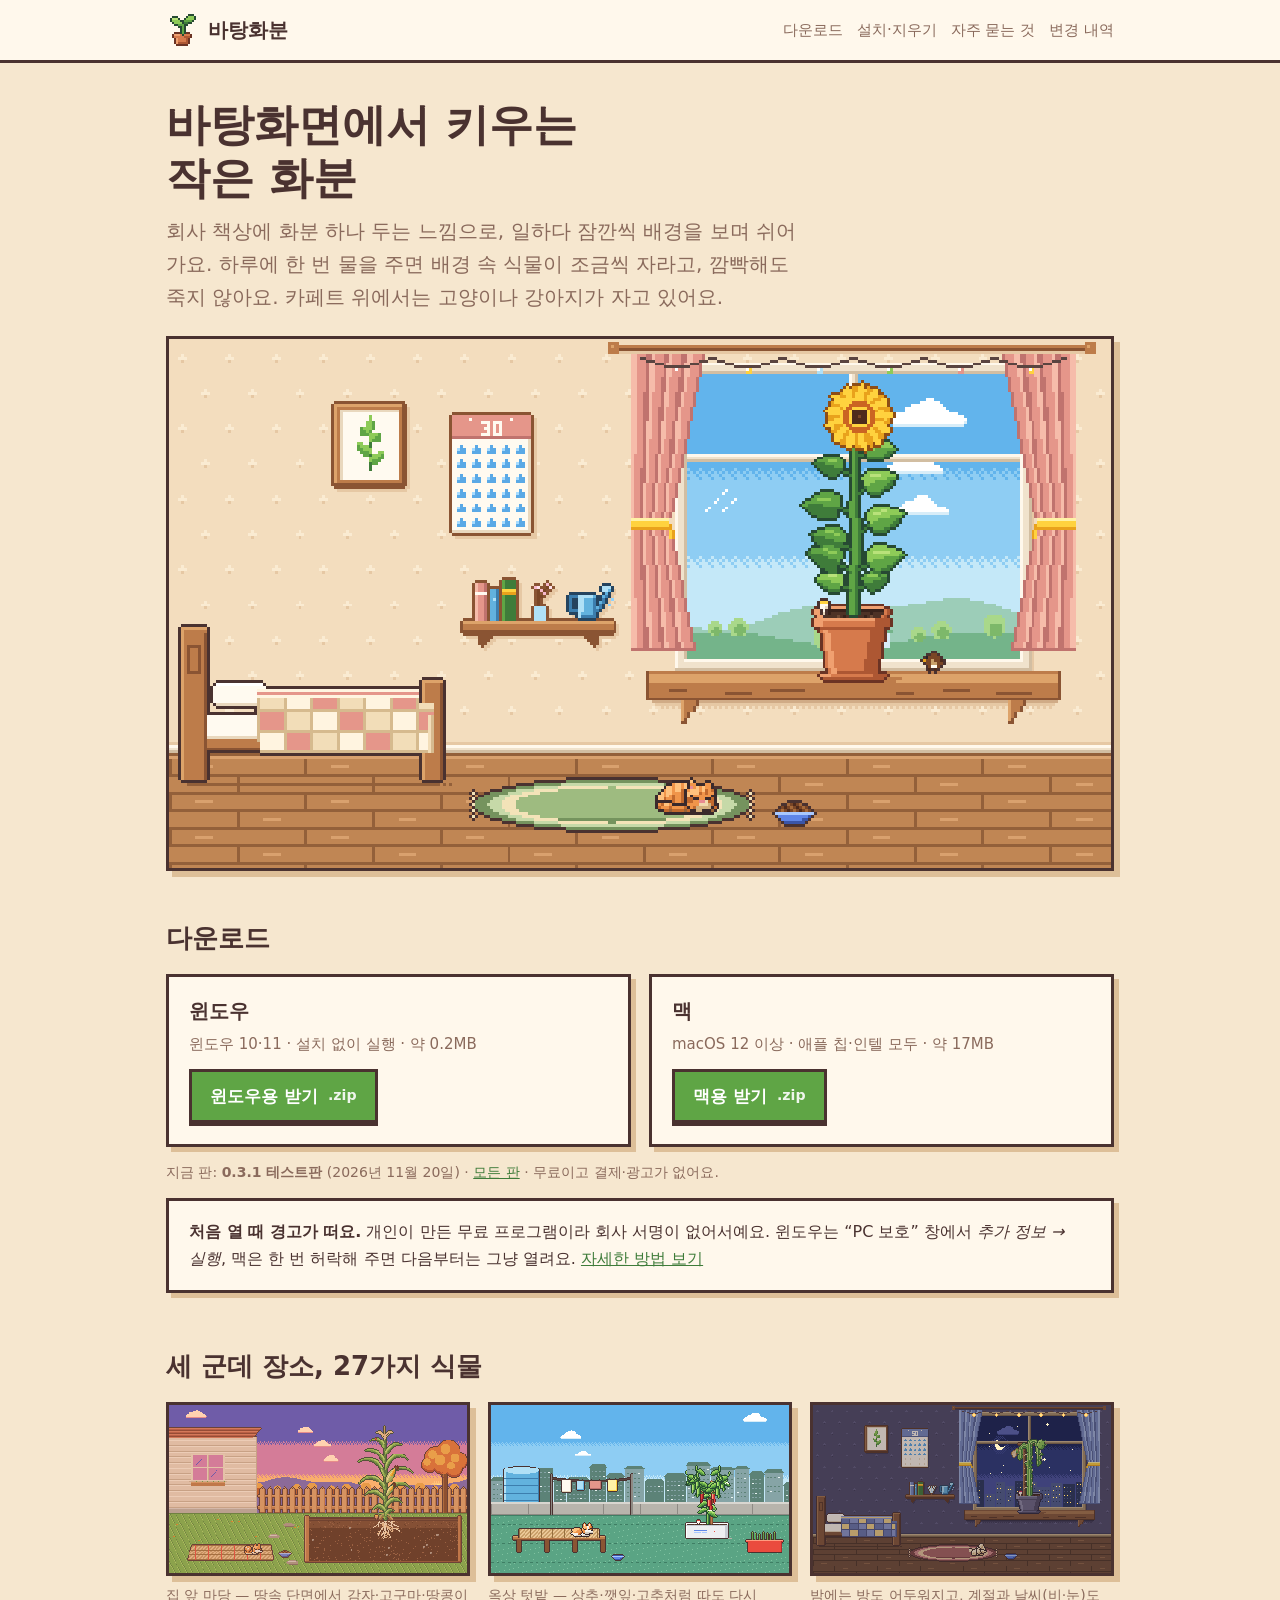
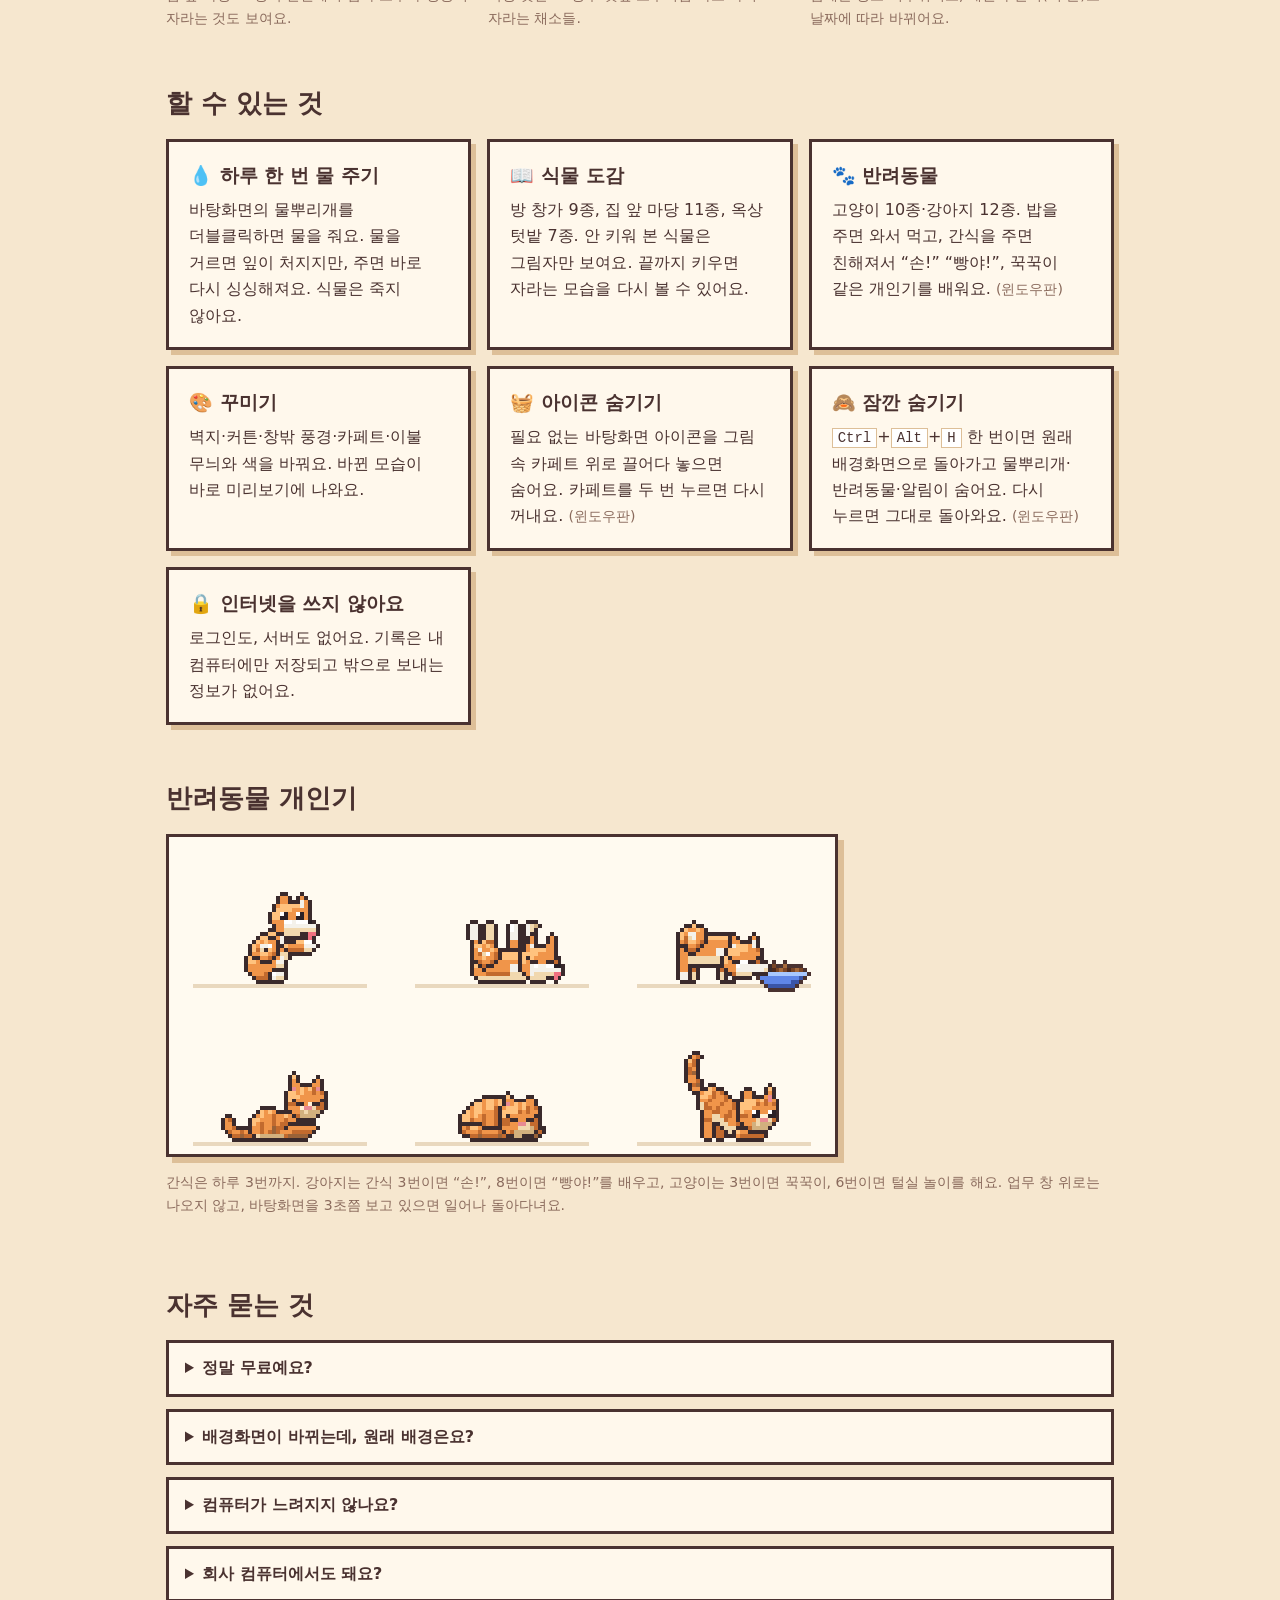
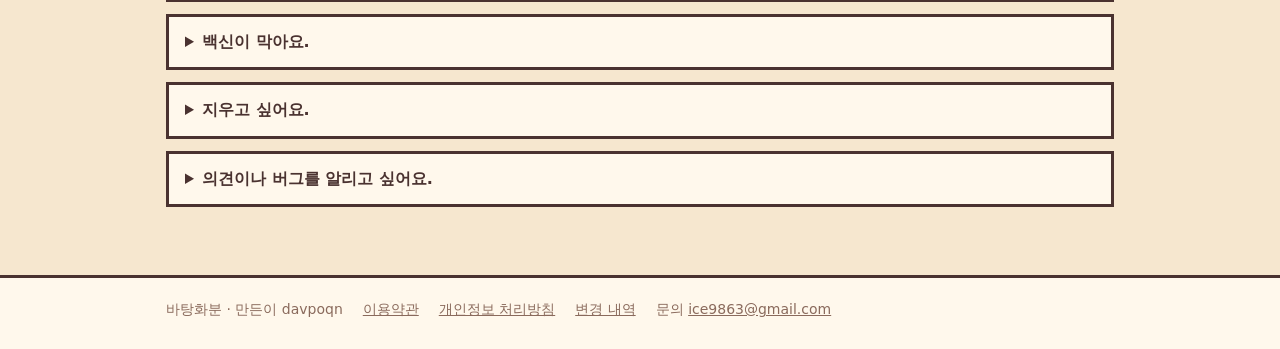
<file: index.html>
<!doctype html>
<html lang="ko">
<head>
<meta charset="utf-8">
<meta name="viewport" content="width=device-width, initial-scale=1">
<title>바탕화분 — 바탕화면에서 키우는 작은 화분</title>
<meta name="description" content="하루 한 번 물을 주면 바탕화면 배경 속 식물이 자라요. 반려동물도 같이 살아요. 윈도우·맥, 무료, 인터넷을 쓰지 않아요.">
<meta property="og:title" content="바탕화분">
<meta property="og:description" content="바탕화면에서 키우는 작은 화분. 무료, 윈도우·맥.">
<meta property="og:image" content="https://davpoqn.github.io/hwabun/img/scene-room.png">
<link rel="icon" type="image/png" href="img/sprout.png">
<link rel="stylesheet" href="style.css">
<script src="mail.js" defer></script>
</head>
<body>
<header class="top">
  <div class="wrap">
    <a class="brand" href="./"><img class="pixel" src="img/sprout.png" alt="" width="32" height="32">바탕화분</a>
    <nav class="links" aria-label="페이지">
      <a href="#download">다운로드</a>
      <a href="install.html">설치·지우기</a>
      <a href="#faq">자주 묻는 것</a>
      <a href="changelog.html">변경 내역</a>
    </nav>
  </div>
</header>

<main>
  <div class="wrap">
    <section class="hero">
      <h1>바탕화면에서 키우는<br>작은 화분</h1>
      <p class="lead">회사 책상에 화분 하나 두는 느낌으로, 일하다 잠깐씩 배경을 보며 쉬어 가요.
        하루에 한 번 물을 주면 배경 속 식물이 조금씩 자라고, 깜빡해도 죽지 않아요.
        카페트 위에서는 고양이나 강아지가 자고 있어요.</p>
      <img class="shot pixel" src="img/scene-room.png" width="960" height="540"
        alt="방 창가 장면: 창턱 화분에 해바라기가 피어 있고, 카페트 위에서 치즈 고양이가 자고 있다. 옆에 밥그릇이 있다.">
    </section>

    <section id="download">
      <h2>다운로드</h2>
      <div class="downloads">
        <div class="box dl">
          <h3>윈도우</h3>
          <p>윈도우 10·11 · 설치 없이 실행 · 약 0.2MB</p>
          <a class="btn" href="https://github.com/davpoqn/hwabun/releases/latest/download/Hwabun-windows.zip">윈도우용 받기 <small>.zip</small></a>
        </div>
        <div class="box dl">
          <h3>맥</h3>
          <p>macOS 12 이상 · 애플 칩·인텔 모두 · 약 17MB</p>
          <a class="btn" href="https://github.com/davpoqn/hwabun/releases/latest/download/Hwabun-mac.zip">맥용 받기 <small>.zip</small></a>
        </div>
      </div>
      <p class="note">지금 판: <strong>0.3.1 테스트판</strong> (2026년 11월 20일) ·
        <a href="https://github.com/davpoqn/hwabun/releases">모든 판</a> ·
        무료이고 결제·광고가 없어요.</p>
      <div class="box">
        <strong>처음 열 때 경고가 떠요.</strong> 개인이 만든 무료 프로그램이라 회사 서명이 없어서예요.
        윈도우는 “PC 보호” 창에서 <em>추가 정보 → 실행</em>, 맥은 한 번 허락해 주면 다음부터는 그냥 열려요.
        <a href="install.html">자세한 방법 보기</a>
      </div>
    </section>

    <section>
      <h2>세 군데 장소, 27가지 식물</h2>
      <div class="gallery">
        <figure>
          <img class="shot pixel" src="img/scene-yard.png" width="960" height="540" loading="lazy"
            alt="집 앞 마당 장면: 저녁 하늘 아래 울타리 앞 텃밭에 옥수수가 자라고, 돗자리 옆에 시바견이 있다.">
          <figcaption>집 앞 마당 — 땅속 단면에서 감자·고구마·땅콩이 자라는 것도 보여요.</figcaption>
        </figure>
        <figure>
          <img class="shot pixel" src="img/scene-roof.png" width="960" height="540" loading="lazy"
            alt="옥상 텃밭 장면: 상자 텃밭에 고추가 열리고, 빨래가 널려 있다. 웰시 코기가 자고 있다.">
          <figcaption>옥상 텃밭 — 상추·깻잎·고추처럼 따도 다시 자라는 채소들.</figcaption>
        </figure>
        <figure>
          <img class="shot pixel" src="img/scene-night.png" width="960" height="540" loading="lazy"
            alt="밤의 방 장면: 짙은 색으로 꾸민 방 창밖에 도시 야경이 보이고, 화분의 용과가 꽃을 피웠다. 카페트 위에 푸들이 자고 있다.">
          <figcaption>밤에는 방도 어두워지고, 계절과 날씨(비·눈)도 날짜에 따라 바뀌어요.</figcaption>
        </figure>
      </div>
    </section>

    <section>
      <h2>할 수 있는 것</h2>
      <div class="features">
        <div class="box"><h3>💧 하루 한 번 물 주기</h3>
          <p>바탕화면의 물뿌리개를 더블클릭하면 물을 줘요. 물을 거르면 잎이 처지지만, 주면 바로 다시 싱싱해져요. 식물은 죽지 않아요.</p></div>
        <div class="box"><h3>📖 식물 도감</h3>
          <p>방 창가 9종, 집 앞 마당 11종, 옥상 텃밭 7종. 안 키워 본 식물은 그림자만 보여요. 끝까지 키우면 자라는 모습을 다시 볼 수 있어요.</p></div>
        <div class="box"><h3>🐾 반려동물</h3>
          <p>고양이 10종·강아지 12종. 밥을 주면 와서 먹고, 간식을 주면 친해져서 “손!” “빵야!”, 꾹꾹이 같은 개인기를 배워요. <span class="note">(윈도우판)</span></p></div>
        <div class="box"><h3>🎨 꾸미기</h3>
          <p>벽지·커튼·창밖 풍경·카페트·이불 무늬와 색을 바꿔요. 바뀐 모습이 바로 미리보기에 나와요.</p></div>
        <div class="box"><h3>🧺 아이콘 숨기기</h3>
          <p>필요 없는 바탕화면 아이콘을 그림 속 카페트 위로 끌어다 놓으면 숨어요. 카페트를 두 번 누르면 다시 꺼내요. <span class="note">(윈도우판)</span></p></div>
        <div class="box"><h3>🙈 잠깐 숨기기</h3>
          <p><kbd>Ctrl</kbd>+<kbd>Alt</kbd>+<kbd>H</kbd> 한 번이면 원래 배경화면으로 돌아가고 물뿌리개·반려동물·알림이 숨어요. 다시 누르면 그대로 돌아와요. <span class="note">(윈도우판)</span></p></div>
        <div class="box"><h3>🔒 인터넷을 쓰지 않아요</h3>
          <p>로그인도, 서버도 없어요. 기록은 내 컴퓨터에만 저장되고 밖으로 보내는 정보가 없어요.</p></div>
      </div>
    </section>

    <section>
      <h2>반려동물 개인기</h2>
      <img class="shot pixel" src="img/pets.png" width="672" height="320" loading="lazy" style="max-width:672px"
        alt="반려동물 자세 모음: 시바견이 앞발을 내밀고(손), 벌러덩 누워 있고(빵야), 밥그릇에서 밥을 먹는다. 치즈 고양이가 꾹꾹이를 하고, 동그랗게 자고, 기지개를 켠다.">
      <p class="note">간식은 하루 3번까지. 강아지는 간식 3번이면 “손!”, 8번이면 “빵야!”를 배우고, 고양이는 3번이면 꾹꾹이, 6번이면 털실 놀이를 해요.
        업무 창 위로는 나오지 않고, 바탕화면을 3초쯤 보고 있으면 일어나 돌아다녀요.</p>
    </section>

    <section id="faq">
      <h2>자주 묻는 것</h2>
      <details><summary>정말 무료예요?</summary>
        <p>네. 결제도 광고도 없어요. 개인이 취미로 만든 테스트판이에요.</p></details>
      <details><summary>배경화면이 바뀌는데, 원래 배경은요?</summary>
        <p>처음 바꿀 때 원래 배경을 저장해 둬요. 메뉴의 “원래 배경화면으로 되돌리기”나 “완전히 지우기”를 누르면 그대로 돌아가요.
          그사이 직접 다른 배경으로 바꿨다면 그 선택은 덮어쓰지 않아요.</p></details>
      <details><summary>컴퓨터가 느려지지 않나요?</summary>
        <p>평소에는 그림을 다시 그릴 때만 잠깐 일하고 쉬어요(윈도우에서 CPU 0~0.2%, 메모리 약 80MB로 확인).</p></details>
      <details><summary>회사 컴퓨터에서도 돼요?</summary>
        <p>배경이 눈치 보일 땐 <kbd>Ctrl</kbd>+<kbd>Alt</kbd>+<kbd>H</kbd>로 잠깐 원래 배경화면으로 돌려 둘 수 있어요(윈도우판, 단축키는 바꿀 수 있어요).
          배경화면 바꾸기가 막힌 PC에서는 배경 대신 화분만 보이는 작은 창으로 키울 수 있어요. 회사 규칙상 개인 프로그램 설치가 안 된다면 쓰지 말아 주세요.</p></details>
      <details><summary>백신이 막아요.</summary>
        <p>서명이 없는 새 프로그램이라 잘못 잡힐 수 있어요. 받은 파일이 이 페이지의 GitHub 주소에서 온 것인지 확인해 주세요.
          백신의 실시간 보호를 끄라고 안내하지는 않아요. 걱정되면 쓰지 않는 쪽이 안전해요.</p></details>
      <details><summary>지우고 싶어요.</summary>
        <p>메뉴의 “완전히 지우기”를 먼저 누른 다음 프로그램 파일을 지워 주세요. <a href="install.html#remove">지우는 법</a></p></details>
      <details><summary>의견이나 버그를 알리고 싶어요.</summary>
        <p>메일로 보내 주세요: <a href="privacy.html#contact" data-mail="show">ice9863 (골뱅이) gmail.com</a>
          의견, 바라는 점, 고쳐야 할 점, 버그 모두 좋아요. 버그라면 어떤 일이 있었는지 한두 줄과 화면 캡처,
          있으면 <code>error.log</code>(<a href="install.html#data">기록 폴더</a>에 있어요)를 같이 보내 주시면 고치기 쉬워요.</p></details>
    </section>
  </div>
</main>

<footer class="bottom">
  <div class="wrap">
    <span>바탕화분 · 만든이 davpoqn</span>
    <a href="terms.html">이용약관</a>
    <a href="privacy.html">개인정보 처리방침</a>
    <a href="changelog.html">변경 내역</a>
    <span>문의 <a href="privacy.html#contact" data-mail="show">ice9863 (골뱅이) gmail.com</a></span>
  </div>
</footer>
</body>
</html>
</file>
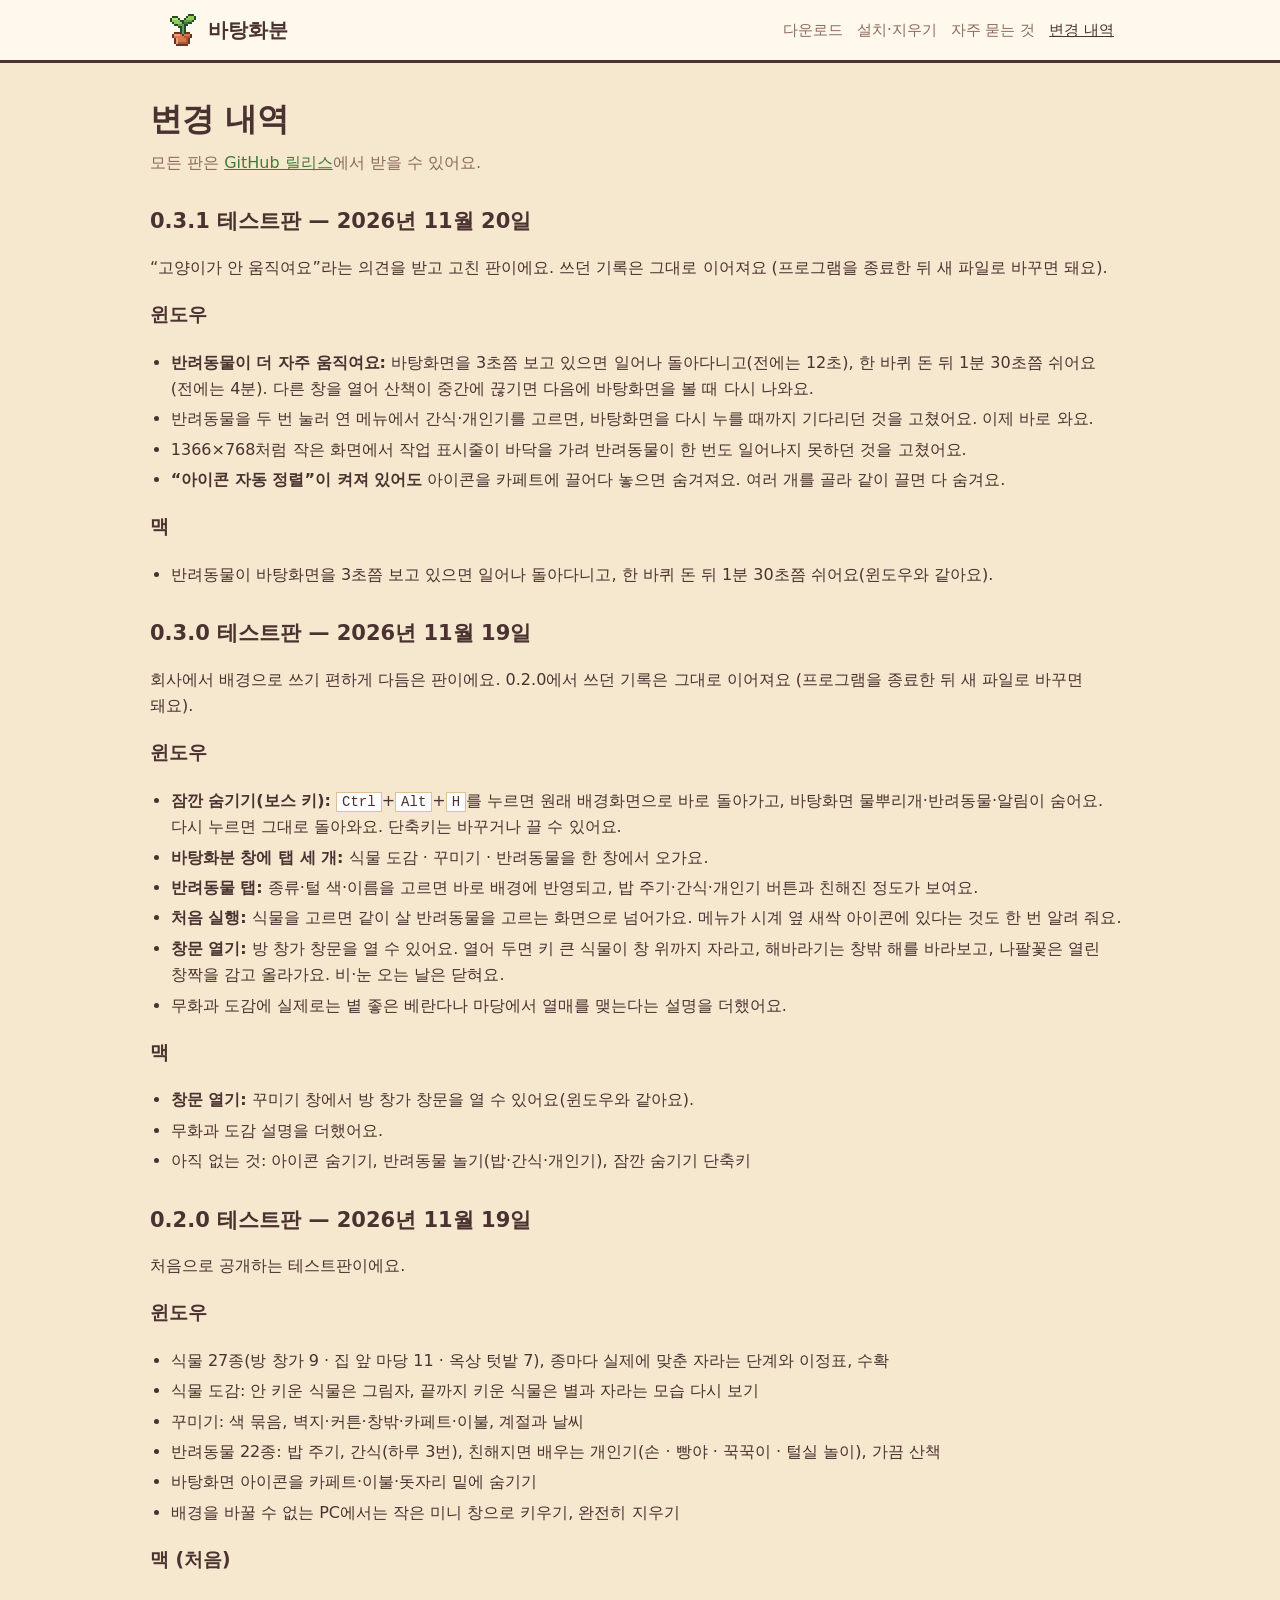
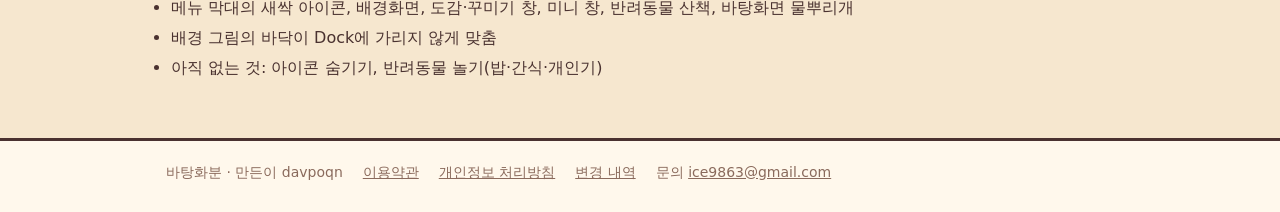
<file: changelog.html>
<!doctype html>
<html lang="ko">
<head>
<meta charset="utf-8">
<meta name="viewport" content="width=device-width, initial-scale=1">
<title>변경 내역 — 바탕화분</title>
<link rel="icon" type="image/png" href="img/sprout.png">
<link rel="stylesheet" href="style.css">
<script src="mail.js" defer></script>
</head>
<body>
<header class="top">
  <div class="wrap">
    <a class="brand" href="./"><img class="pixel" src="img/sprout.png" alt="" width="32" height="32">바탕화분</a>
    <nav class="links" aria-label="페이지">
      <a href="./#download">다운로드</a>
      <a href="install.html">설치·지우기</a>
      <a href="./#faq">자주 묻는 것</a>
      <a href="changelog.html" aria-current="page">변경 내역</a>
    </nav>
  </div>
</header>

<main class="wrap doc">
  <h1>변경 내역</h1>
  <p class="meta">모든 판은 <a href="https://github.com/davpoqn/hwabun/releases">GitHub 릴리스</a>에서 받을 수 있어요.</p>

  <h2>0.3.1 테스트판 — 2026년 11월 20일</h2>
  <p>“고양이가 안 움직여요”라는 의견을 받고 고친 판이에요. 쓰던 기록은 그대로 이어져요
    (프로그램을 종료한 뒤 새 파일로 바꾸면 돼요).</p>
  <h3>윈도우</h3>
  <ul>
    <li><strong>반려동물이 더 자주 움직여요:</strong> 바탕화면을 3초쯤 보고 있으면 일어나 돌아다니고(전에는 12초), 한 바퀴 돈 뒤 1분 30초쯤 쉬어요(전에는 4분).
      다른 창을 열어 산책이 중간에 끊기면 다음에 바탕화면을 볼 때 다시 나와요.</li>
    <li>반려동물을 두 번 눌러 연 메뉴에서 간식·개인기를 고르면, 바탕화면을 다시 누를 때까지 기다리던 것을 고쳤어요. 이제 바로 와요.</li>
    <li>1366×768처럼 작은 화면에서 작업 표시줄이 바닥을 가려 반려동물이 한 번도 일어나지 못하던 것을 고쳤어요.</li>
    <li><strong>“아이콘 자동 정렬”이 켜져 있어도</strong> 아이콘을 카페트에 끌어다 놓으면 숨겨져요. 여러 개를 골라 같이 끌면 다 숨겨요.</li>
  </ul>
  <h3>맥</h3>
  <ul>
    <li>반려동물이 바탕화면을 3초쯤 보고 있으면 일어나 돌아다니고, 한 바퀴 돈 뒤 1분 30초쯤 쉬어요(윈도우와 같아요).</li>
  </ul>

  <h2>0.3.0 테스트판 — 2026년 11월 19일</h2>
  <p>회사에서 배경으로 쓰기 편하게 다듬은 판이에요. 0.2.0에서 쓰던 기록은 그대로 이어져요
    (프로그램을 종료한 뒤 새 파일로 바꾸면 돼요).</p>
  <h3>윈도우</h3>
  <ul>
    <li><strong>잠깐 숨기기(보스 키):</strong> <kbd>Ctrl</kbd>+<kbd>Alt</kbd>+<kbd>H</kbd>를 누르면 원래 배경화면으로 바로 돌아가고,
      바탕화면 물뿌리개·반려동물·알림이 숨어요. 다시 누르면 그대로 돌아와요. 단축키는 바꾸거나 끌 수 있어요.</li>
    <li><strong>바탕화분 창에 탭 세 개:</strong> 식물 도감 · 꾸미기 · 반려동물을 한 창에서 오가요.</li>
    <li><strong>반려동물 탭:</strong> 종류·털 색·이름을 고르면 바로 배경에 반영되고, 밥 주기·간식·개인기 버튼과 친해진 정도가 보여요.</li>
    <li><strong>처음 실행:</strong> 식물을 고르면 같이 살 반려동물을 고르는 화면으로 넘어가요. 메뉴가 시계 옆 새싹 아이콘에 있다는 것도 한 번 알려 줘요.</li>
    <li><strong>창문 열기:</strong> 방 창가 창문을 열 수 있어요. 열어 두면 키 큰 식물이 창 위까지 자라고, 해바라기는 창밖 해를 바라보고, 나팔꽃은 열린 창짝을 감고 올라가요. 비·눈 오는 날은 닫혀요.</li>
    <li>무화과 도감에 실제로는 볕 좋은 베란다나 마당에서 열매를 맺는다는 설명을 더했어요.</li>
  </ul>
  <h3>맥</h3>
  <ul>
    <li><strong>창문 열기:</strong> 꾸미기 창에서 방 창가 창문을 열 수 있어요(윈도우와 같아요).</li>
    <li>무화과 도감 설명을 더했어요.</li>
    <li>아직 없는 것: 아이콘 숨기기, 반려동물 놀기(밥·간식·개인기), 잠깐 숨기기 단축키</li>
  </ul>

  <h2>0.2.0 테스트판 — 2026년 11월 19일</h2>
  <p>처음으로 공개하는 테스트판이에요.</p>
  <h3>윈도우</h3>
  <ul>
    <li>식물 27종(방 창가 9 · 집 앞 마당 11 · 옥상 텃밭 7), 종마다 실제에 맞춘 자라는 단계와 이정표, 수확</li>
    <li>식물 도감: 안 키운 식물은 그림자, 끝까지 키운 식물은 별과 자라는 모습 다시 보기</li>
    <li>꾸미기: 색 묶음, 벽지·커튼·창밖·카페트·이불, 계절과 날씨</li>
    <li>반려동물 22종: 밥 주기, 간식(하루 3번), 친해지면 배우는 개인기(손 · 빵야 · 꾹꾹이 · 털실 놀이), 가끔 산책</li>
    <li>바탕화면 아이콘을 카페트·이불·돗자리 밑에 숨기기</li>
    <li>배경을 바꿀 수 없는 PC에서는 작은 미니 창으로 키우기, 완전히 지우기</li>
  </ul>
  <h3>맥 (처음)</h3>
  <ul>
    <li>메뉴 막대의 새싹 아이콘, 배경화면, 도감·꾸미기 창, 미니 창, 반려동물 산책, 바탕화면 물뿌리개</li>
    <li>배경 그림의 바닥이 Dock에 가리지 않게 맞춤</li>
    <li>아직 없는 것: 아이콘 숨기기, 반려동물 놀기(밥·간식·개인기)</li>
  </ul>
</main>

<footer class="bottom">
  <div class="wrap">
    <span>바탕화분 · 만든이 davpoqn</span>
    <a href="terms.html">이용약관</a>
    <a href="privacy.html">개인정보 처리방침</a>
    <a href="changelog.html" aria-current="page">변경 내역</a>
    <span>문의 <a href="privacy.html#contact" data-mail="show">ice9863 (골뱅이) gmail.com</a></span>
  </div>
</footer>
</body>
</html>
</file>
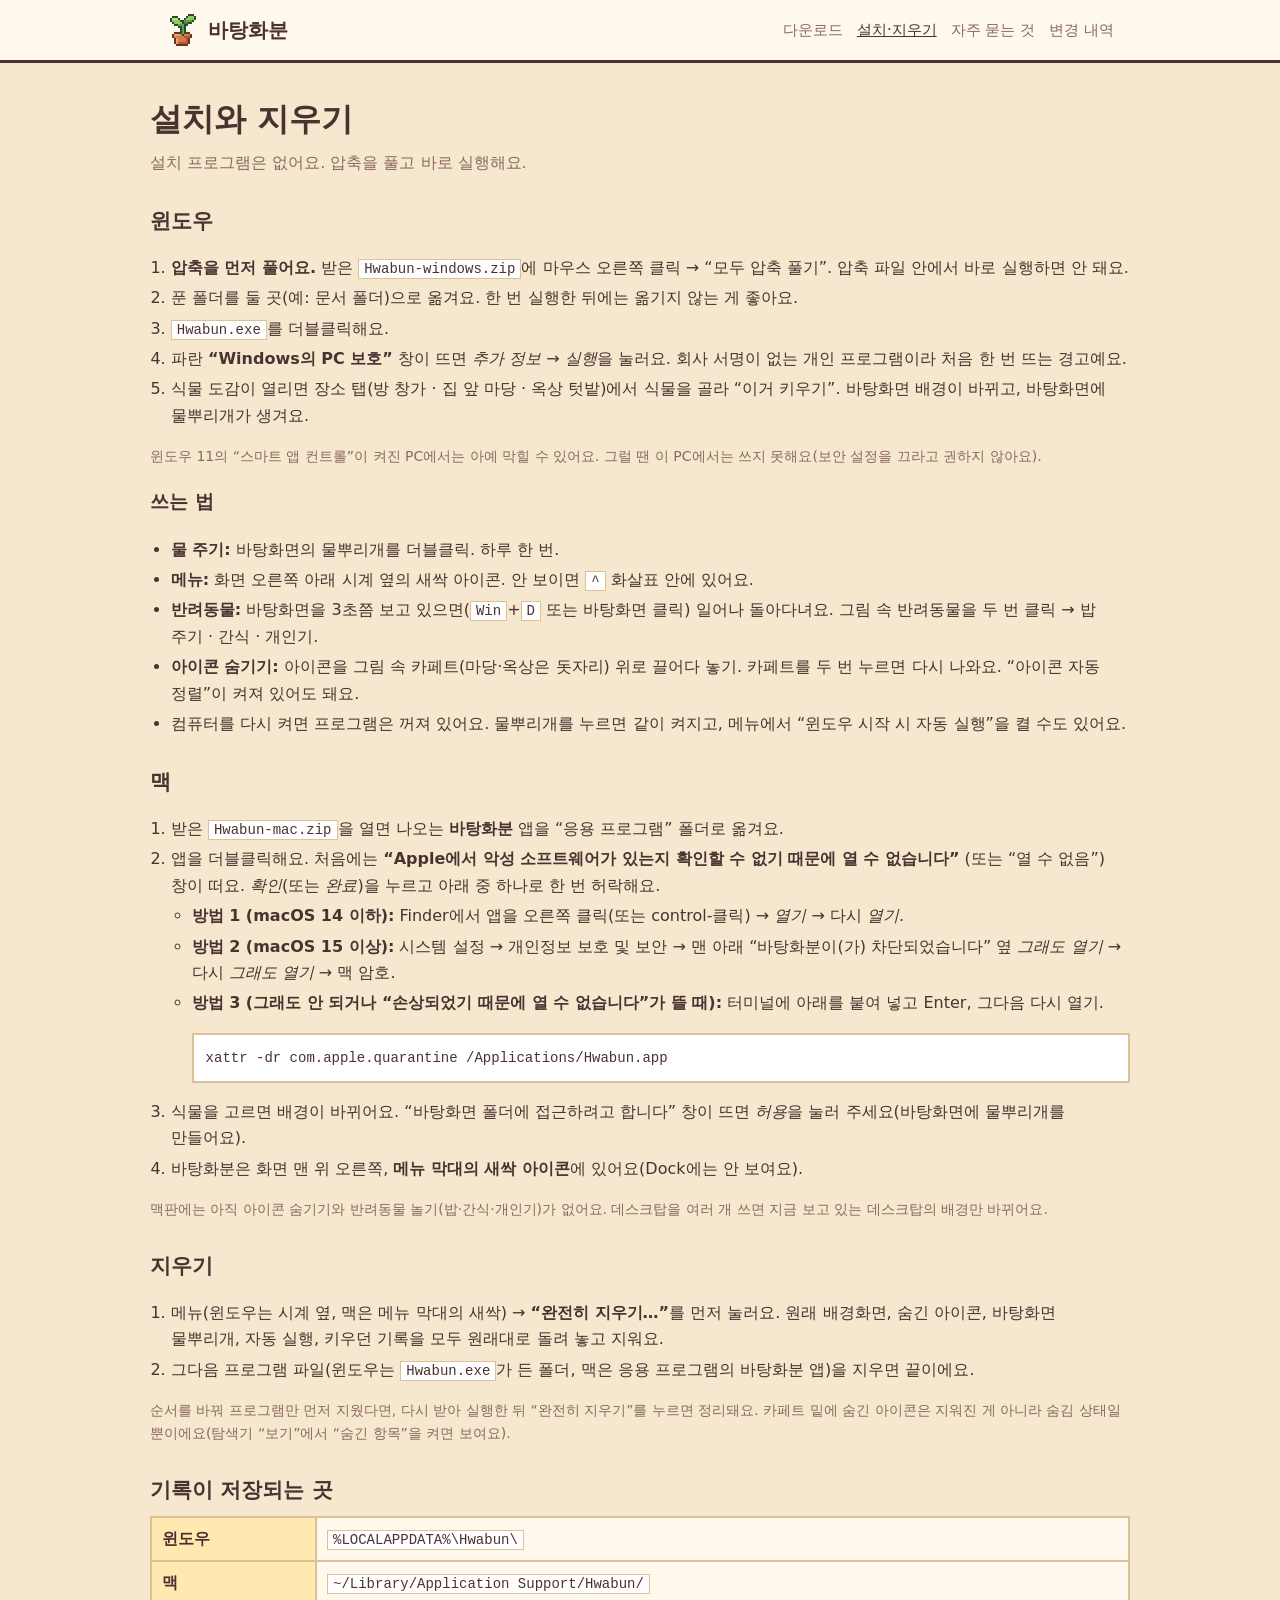
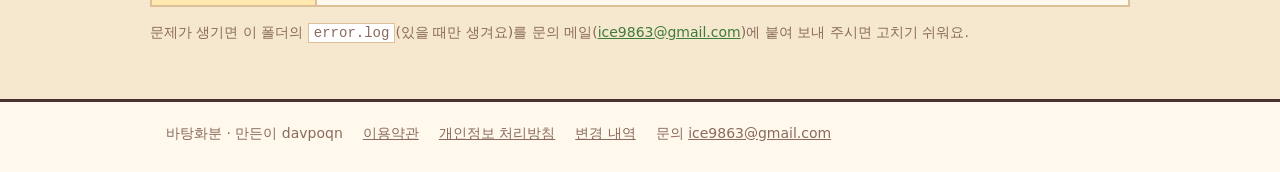
<file: install.html>
<!doctype html>
<html lang="ko">
<head>
<meta charset="utf-8">
<meta name="viewport" content="width=device-width, initial-scale=1">
<title>설치와 지우기 — 바탕화분</title>
<meta name="description" content="바탕화분을 처음 여는 방법(윈도우 PC 보호 창, 맥 확인 창)과 깨끗하게 지우는 방법.">
<link rel="icon" type="image/png" href="img/sprout.png">
<link rel="stylesheet" href="style.css">
<script src="mail.js" defer></script>
</head>
<body>
<header class="top">
  <div class="wrap">
    <a class="brand" href="./"><img class="pixel" src="img/sprout.png" alt="" width="32" height="32">바탕화분</a>
    <nav class="links" aria-label="페이지">
      <a href="./#download">다운로드</a>
      <a href="install.html" aria-current="page">설치·지우기</a>
      <a href="./#faq">자주 묻는 것</a>
      <a href="changelog.html">변경 내역</a>
    </nav>
  </div>
</header>

<main class="wrap doc">
  <h1>설치와 지우기</h1>
  <p class="meta">설치 프로그램은 없어요. 압축을 풀고 바로 실행해요.</p>

  <h2 id="windows">윈도우</h2>
  <ol>
    <li><strong>압축을 먼저 풀어요.</strong> 받은 <code>Hwabun-windows.zip</code>에 마우스 오른쪽 클릭 → “모두 압축 풀기”.
      압축 파일 안에서 바로 실행하면 안 돼요.</li>
    <li>푼 폴더를 둘 곳(예: 문서 폴더)으로 옮겨요. 한 번 실행한 뒤에는 옮기지 않는 게 좋아요.</li>
    <li><code>Hwabun.exe</code>를 더블클릭해요.</li>
    <li>파란 <strong>“Windows의 PC 보호”</strong> 창이 뜨면 <em>추가 정보</em> → <em>실행</em>을 눌러요.
      회사 서명이 없는 개인 프로그램이라 처음 한 번 뜨는 경고예요.</li>
    <li>식물 도감이 열리면 장소 탭(방 창가 · 집 앞 마당 · 옥상 텃밭)에서 식물을 골라 “이거 키우기”.
      바탕화면 배경이 바뀌고, 바탕화면에 물뿌리개가 생겨요.</li>
  </ol>
  <p class="note">윈도우 11의 “스마트 앱 컨트롤”이 켜진 PC에서는 아예 막힐 수 있어요. 그럴 땐 이 PC에서는 쓰지 못해요(보안 설정을 끄라고 권하지 않아요).</p>

  <h3>쓰는 법</h3>
  <ul>
    <li><strong>물 주기:</strong> 바탕화면의 물뿌리개를 더블클릭. 하루 한 번.</li>
    <li><strong>메뉴:</strong> 화면 오른쪽 아래 시계 옆의 새싹 아이콘. 안 보이면 <kbd>^</kbd> 화살표 안에 있어요.</li>
    <li><strong>반려동물:</strong> 바탕화면을 3초쯤 보고 있으면(<kbd>Win</kbd>+<kbd>D</kbd> 또는 바탕화면 클릭) 일어나 돌아다녀요.
      그림 속 반려동물을 두 번 클릭 → 밥 주기 · 간식 · 개인기.</li>
    <li><strong>아이콘 숨기기:</strong> 아이콘을 그림 속 카페트(마당·옥상은 돗자리) 위로 끌어다 놓기. 카페트를 두 번 누르면 다시 나와요.
      “아이콘 자동 정렬”이 켜져 있어도 돼요.</li>
    <li>컴퓨터를 다시 켜면 프로그램은 꺼져 있어요. 물뿌리개를 누르면 같이 켜지고, 메뉴에서 “윈도우 시작 시 자동 실행”을 켤 수도 있어요.</li>
  </ul>

  <h2 id="mac">맥</h2>
  <ol>
    <li>받은 <code>Hwabun-mac.zip</code>을 열면 나오는 <strong>바탕화분</strong> 앱을 “응용 프로그램” 폴더로 옮겨요.</li>
    <li>앱을 더블클릭해요. 처음에는 <strong>“Apple에서 악성 소프트웨어가 있는지 확인할 수 없기 때문에 열 수 없습니다”</strong>
      (또는 “열 수 없음”) 창이 떠요. <em>확인</em>(또는 <em>완료</em>)을 누르고 아래 중 하나로 한 번 허락해요.
      <ul>
        <li><strong>방법 1 (macOS 14 이하):</strong> Finder에서 앱을 오른쪽 클릭(또는 control-클릭) → <em>열기</em> → 다시 <em>열기</em>.</li>
        <li><strong>방법 2 (macOS 15 이상):</strong> 시스템 설정 → 개인정보 보호 및 보안 → 맨 아래 “바탕화분이(가) 차단되었습니다” 옆
          <em>그래도 열기</em> → 다시 <em>그래도 열기</em> → 맥 암호.</li>
        <li><strong>방법 3 (그래도 안 되거나 “손상되었기 때문에 열 수 없습니다”가 뜰 때):</strong> 터미널에 아래를 붙여 넣고 Enter, 그다음 다시 열기.
          <pre><code>xattr -dr com.apple.quarantine /Applications/Hwabun.app</code></pre></li>
      </ul>
    </li>
    <li>식물을 고르면 배경이 바뀌어요. “바탕화면 폴더에 접근하려고 합니다” 창이 뜨면 <em>허용</em>을 눌러 주세요(바탕화면에 물뿌리개를 만들어요).</li>
    <li>바탕화분은 화면 맨 위 오른쪽, <strong>메뉴 막대의 새싹 아이콘</strong>에 있어요(Dock에는 안 보여요).</li>
  </ol>
  <p class="note">맥판에는 아직 아이콘 숨기기와 반려동물 놀기(밥·간식·개인기)가 없어요. 데스크탑을 여러 개 쓰면 지금 보고 있는 데스크탑의 배경만 바뀌어요.</p>

  <h2 id="remove">지우기</h2>
  <ol>
    <li>메뉴(윈도우는 시계 옆, 맥은 메뉴 막대의 새싹) → <strong>“완전히 지우기…”</strong>를 먼저 눌러요.
      원래 배경화면, 숨긴 아이콘, 바탕화면 물뿌리개, 자동 실행, 키우던 기록을 모두 원래대로 돌려 놓고 지워요.</li>
    <li>그다음 프로그램 파일(윈도우는 <code>Hwabun.exe</code>가 든 폴더, 맥은 응용 프로그램의 바탕화분 앱)을 지우면 끝이에요.</li>
  </ol>
  <p class="note">순서를 바꿔 프로그램만 먼저 지웠다면, 다시 받아 실행한 뒤 “완전히 지우기”를 누르면 정리돼요.
    카페트 밑에 숨긴 아이콘은 지워진 게 아니라 숨김 상태일 뿐이에요(탐색기 “보기”에서 “숨긴 항목”을 켜면 보여요).</p>

  <h2 id="data">기록이 저장되는 곳</h2>
  <div class="table-scroll">
  <table>
    <tr><th>윈도우</th><td><code>%LOCALAPPDATA%\Hwabun\</code></td></tr>
    <tr><th>맥</th><td><code>~/Library/Application Support/Hwabun/</code></td></tr>
  </table>
  </div>
  <p class="note">문제가 생기면 이 폴더의 <code>error.log</code>(있을 때만 생겨요)를 문의 메일(<a href="privacy.html#contact" data-mail="show">ice9863 (골뱅이) gmail.com</a>)에 붙여 보내 주시면 고치기 쉬워요.</p>
</main>

<footer class="bottom">
  <div class="wrap">
    <span>바탕화분 · 만든이 davpoqn</span>
    <a href="terms.html">이용약관</a>
    <a href="privacy.html">개인정보 처리방침</a>
    <a href="changelog.html">변경 내역</a>
    <span>문의 <a href="privacy.html#contact" data-mail="show">ice9863 (골뱅이) gmail.com</a></span>
  </div>
</footer>
</body>
</html>
</file>
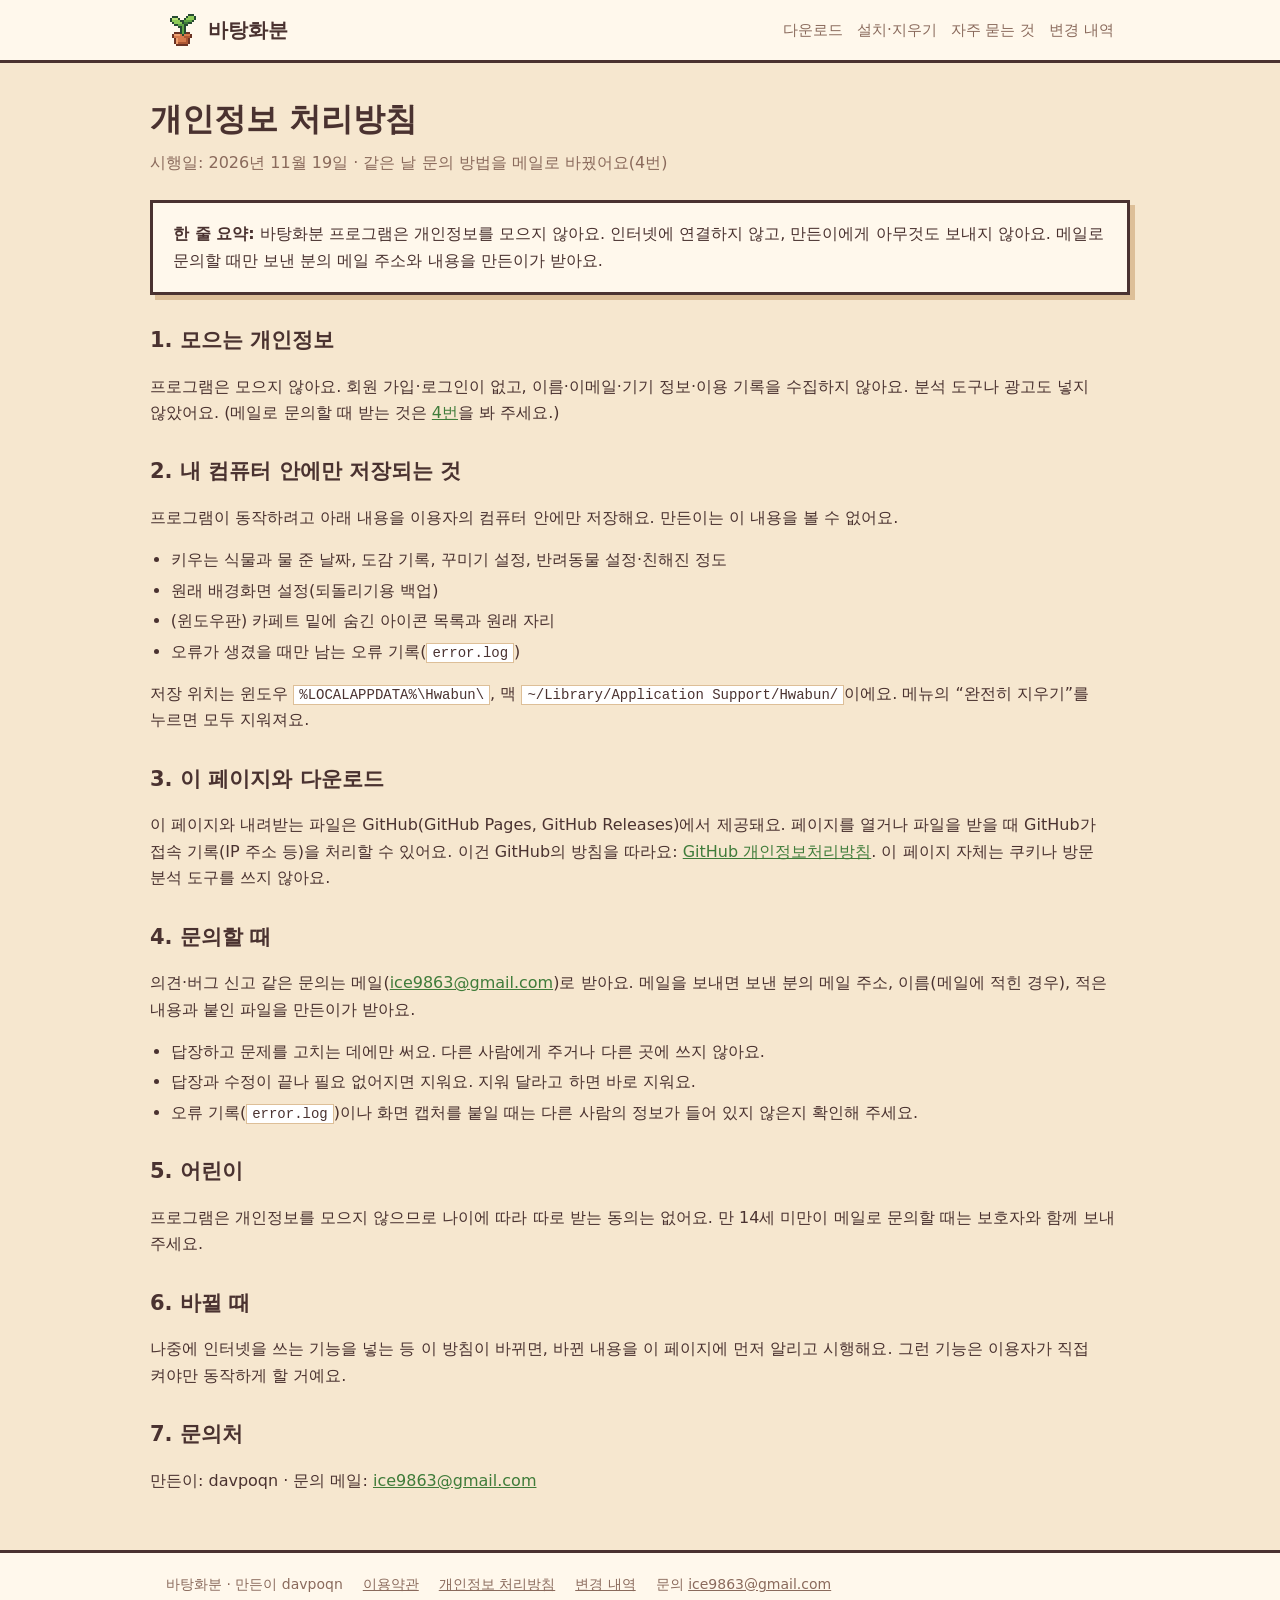
<file: privacy.html>
<!doctype html>
<html lang="ko">
<head>
<meta charset="utf-8">
<meta name="viewport" content="width=device-width, initial-scale=1">
<title>개인정보 처리방침 — 바탕화분</title>
<link rel="icon" type="image/png" href="img/sprout.png">
<link rel="stylesheet" href="style.css">
<script src="mail.js" defer></script>
</head>
<body>
<header class="top">
  <div class="wrap">
    <a class="brand" href="./"><img class="pixel" src="img/sprout.png" alt="" width="32" height="32">바탕화분</a>
    <nav class="links" aria-label="페이지">
      <a href="./#download">다운로드</a>
      <a href="install.html">설치·지우기</a>
      <a href="./#faq">자주 묻는 것</a>
      <a href="changelog.html">변경 내역</a>
    </nav>
  </div>
</header>

<main class="wrap doc">
  <h1>개인정보 처리방침</h1>
  <p class="meta">시행일: 2026년 11월 19일 · 같은 날 문의 방법을 메일로 바꿨어요(4번)</p>

  <div class="box"><strong>한 줄 요약:</strong> 바탕화분 프로그램은 개인정보를 모으지 않아요. 인터넷에 연결하지 않고, 만든이에게 아무것도 보내지 않아요.
    메일로 문의할 때만 보낸 분의 메일 주소와 내용을 만든이가 받아요.</div>

  <h2>1. 모으는 개인정보</h2>
  <p>프로그램은 모으지 않아요. 회원 가입·로그인이 없고, 이름·이메일·기기 정보·이용 기록을 수집하지 않아요. 분석 도구나 광고도 넣지 않았어요.
    (메일로 문의할 때 받는 것은 <a href="#ask">4번</a>을 봐 주세요.)</p>

  <h2>2. 내 컴퓨터 안에만 저장되는 것</h2>
  <p>프로그램이 동작하려고 아래 내용을 이용자의 컴퓨터 안에만 저장해요. 만든이는 이 내용을 볼 수 없어요.</p>
  <ul>
    <li>키우는 식물과 물 준 날짜, 도감 기록, 꾸미기 설정, 반려동물 설정·친해진 정도</li>
    <li>원래 배경화면 설정(되돌리기용 백업)</li>
    <li>(윈도우판) 카페트 밑에 숨긴 아이콘 목록과 원래 자리</li>
    <li>오류가 생겼을 때만 남는 오류 기록(<code>error.log</code>)</li>
  </ul>
  <p>저장 위치는 윈도우 <code>%LOCALAPPDATA%\Hwabun\</code>, 맥 <code>~/Library/Application Support/Hwabun/</code>이에요.
    메뉴의 “완전히 지우기”를 누르면 모두 지워져요.</p>

  <h2>3. 이 페이지와 다운로드</h2>
  <p>이 페이지와 내려받는 파일은 GitHub(GitHub Pages, GitHub Releases)에서 제공돼요.
    페이지를 열거나 파일을 받을 때 GitHub가 접속 기록(IP 주소 등)을 처리할 수 있어요. 이건 GitHub의 방침을 따라요:
    <a href="https://docs.github.com/ko/site-policy/privacy-policies/github-general-privacy-statement">GitHub 개인정보처리방침</a>.
    이 페이지 자체는 쿠키나 방문 분석 도구를 쓰지 않아요.</p>

  <h2 id="ask">4. 문의할 때</h2>
  <p>의견·버그 신고 같은 문의는 메일(<a href="#contact" data-mail="show">ice9863 (골뱅이) gmail.com</a>)로 받아요.
    메일을 보내면 보낸 분의 메일 주소, 이름(메일에 적힌 경우), 적은 내용과 붙인 파일을 만든이가 받아요.</p>
  <ul>
    <li>답장하고 문제를 고치는 데에만 써요. 다른 사람에게 주거나 다른 곳에 쓰지 않아요.</li>
    <li>답장과 수정이 끝나 필요 없어지면 지워요. 지워 달라고 하면 바로 지워요.</li>
    <li>오류 기록(<code>error.log</code>)이나 화면 캡처를 붙일 때는 다른 사람의 정보가 들어 있지 않은지 확인해 주세요.</li>
  </ul>

  <h2>5. 어린이</h2>
  <p>프로그램은 개인정보를 모으지 않으므로 나이에 따라 따로 받는 동의는 없어요.
    만 14세 미만이 메일로 문의할 때는 보호자와 함께 보내 주세요.</p>

  <h2>6. 바뀔 때</h2>
  <p>나중에 인터넷을 쓰는 기능을 넣는 등 이 방침이 바뀌면, 바뀐 내용을 이 페이지에 먼저 알리고 시행해요.
    그런 기능은 이용자가 직접 켜야만 동작하게 할 거예요.</p>

  <h2 id="contact">7. 문의처</h2>
  <p>만든이: davpoqn · 문의 메일: <a href="#contact" data-mail="show">ice9863 (골뱅이) gmail.com</a></p>
</main>

<footer class="bottom">
  <div class="wrap">
    <span>바탕화분 · 만든이 davpoqn</span>
    <a href="terms.html">이용약관</a>
    <a href="privacy.html" aria-current="page">개인정보 처리방침</a>
    <a href="changelog.html">변경 내역</a>
    <span>문의 <a href="privacy.html#contact" data-mail="show">ice9863 (골뱅이) gmail.com</a></span>
  </div>
</footer>
</body>
</html>
</file>
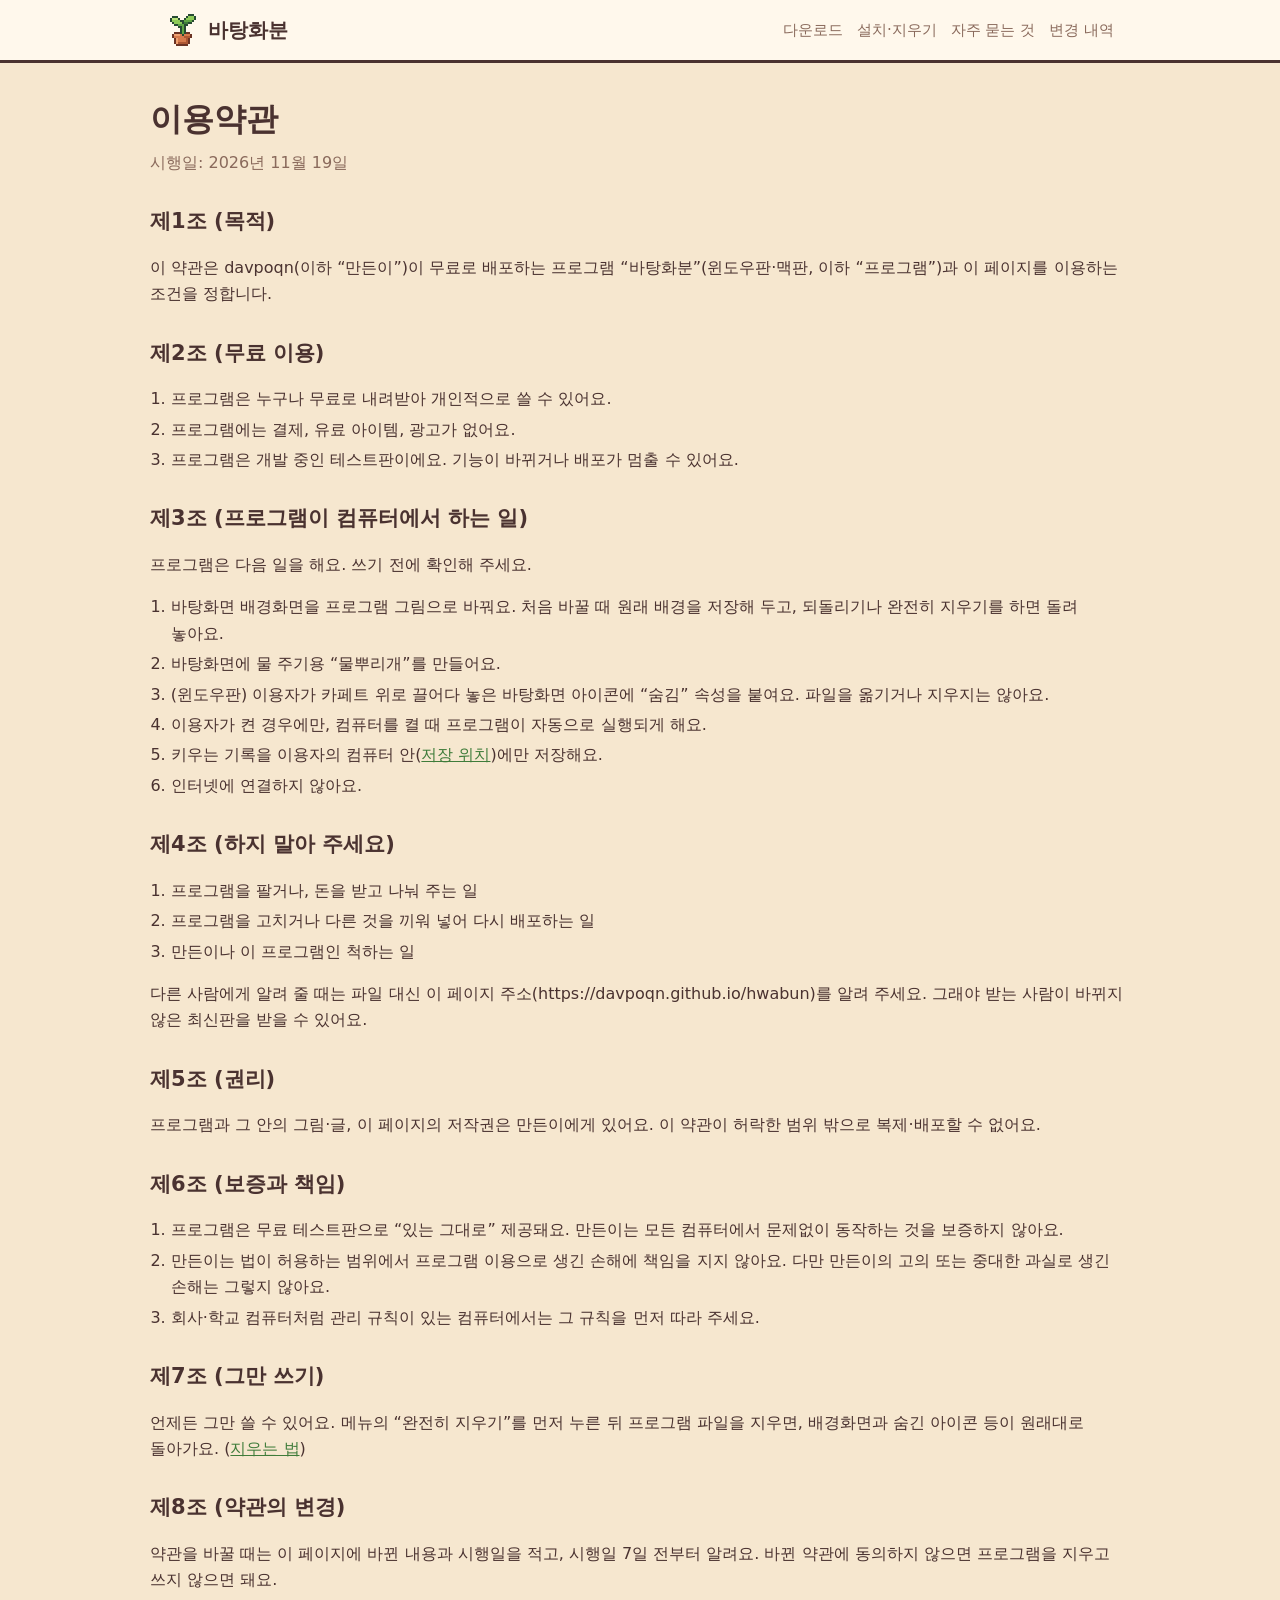
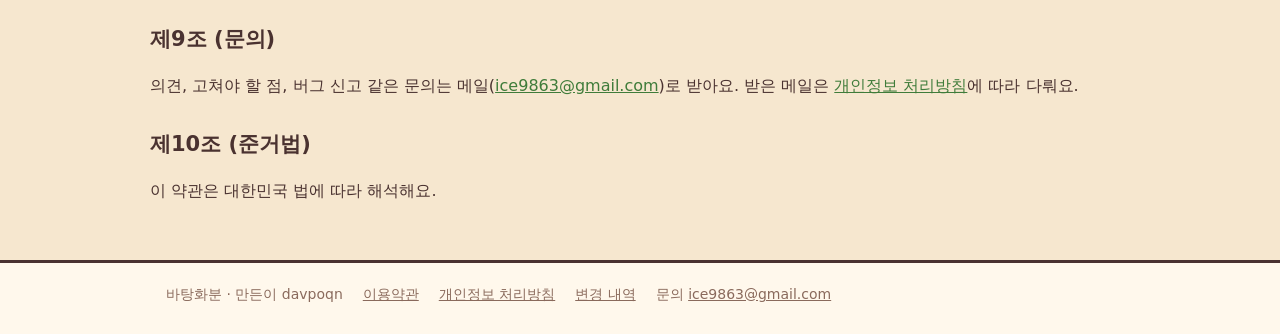
<file: terms.html>
<!doctype html>
<html lang="ko">
<head>
<meta charset="utf-8">
<meta name="viewport" content="width=device-width, initial-scale=1">
<title>이용약관 — 바탕화분</title>
<link rel="icon" type="image/png" href="img/sprout.png">
<link rel="stylesheet" href="style.css">
<script src="mail.js" defer></script>
</head>
<body>
<header class="top">
  <div class="wrap">
    <a class="brand" href="./"><img class="pixel" src="img/sprout.png" alt="" width="32" height="32">바탕화분</a>
    <nav class="links" aria-label="페이지">
      <a href="./#download">다운로드</a>
      <a href="install.html">설치·지우기</a>
      <a href="./#faq">자주 묻는 것</a>
      <a href="changelog.html">변경 내역</a>
    </nav>
  </div>
</header>

<main class="wrap doc">
  <h1>이용약관</h1>
  <p class="meta">시행일: 2026년 11월 19일</p>

  <h2>제1조 (목적)</h2>
  <p>이 약관은 davpoqn(이하 “만든이”)이 무료로 배포하는 프로그램 “바탕화분”(윈도우판·맥판, 이하 “프로그램”)과
    이 페이지를 이용하는 조건을 정합니다.</p>

  <h2>제2조 (무료 이용)</h2>
  <ol>
    <li>프로그램은 누구나 무료로 내려받아 개인적으로 쓸 수 있어요.</li>
    <li>프로그램에는 결제, 유료 아이템, 광고가 없어요.</li>
    <li>프로그램은 개발 중인 테스트판이에요. 기능이 바뀌거나 배포가 멈출 수 있어요.</li>
  </ol>

  <h2>제3조 (프로그램이 컴퓨터에서 하는 일)</h2>
  <p>프로그램은 다음 일을 해요. 쓰기 전에 확인해 주세요.</p>
  <ol>
    <li>바탕화면 배경화면을 프로그램 그림으로 바꿔요. 처음 바꿀 때 원래 배경을 저장해 두고, 되돌리기나 완전히 지우기를 하면 돌려 놓아요.</li>
    <li>바탕화면에 물 주기용 “물뿌리개”를 만들어요.</li>
    <li>(윈도우판) 이용자가 카페트 위로 끌어다 놓은 바탕화면 아이콘에 “숨김” 속성을 붙여요. 파일을 옮기거나 지우지는 않아요.</li>
    <li>이용자가 켠 경우에만, 컴퓨터를 켤 때 프로그램이 자동으로 실행되게 해요.</li>
    <li>키우는 기록을 이용자의 컴퓨터 안(<a href="install.html#data">저장 위치</a>)에만 저장해요.</li>
    <li>인터넷에 연결하지 않아요.</li>
  </ol>

  <h2>제4조 (하지 말아 주세요)</h2>
  <ol>
    <li>프로그램을 팔거나, 돈을 받고 나눠 주는 일</li>
    <li>프로그램을 고치거나 다른 것을 끼워 넣어 다시 배포하는 일</li>
    <li>만든이나 이 프로그램인 척하는 일</li>
  </ol>
  <p>다른 사람에게 알려 줄 때는 파일 대신 이 페이지 주소(https://davpoqn.github.io/hwabun)를 알려 주세요.
    그래야 받는 사람이 바뀌지 않은 최신판을 받을 수 있어요.</p>

  <h2>제5조 (권리)</h2>
  <p>프로그램과 그 안의 그림·글, 이 페이지의 저작권은 만든이에게 있어요. 이 약관이 허락한 범위 밖으로 복제·배포할 수 없어요.</p>

  <h2>제6조 (보증과 책임)</h2>
  <ol>
    <li>프로그램은 무료 테스트판으로 “있는 그대로” 제공돼요. 만든이는 모든 컴퓨터에서 문제없이 동작하는 것을 보증하지 않아요.</li>
    <li>만든이는 법이 허용하는 범위에서 프로그램 이용으로 생긴 손해에 책임을 지지 않아요.
      다만 만든이의 고의 또는 중대한 과실로 생긴 손해는 그렇지 않아요.</li>
    <li>회사·학교 컴퓨터처럼 관리 규칙이 있는 컴퓨터에서는 그 규칙을 먼저 따라 주세요.</li>
  </ol>

  <h2>제7조 (그만 쓰기)</h2>
  <p>언제든 그만 쓸 수 있어요. 메뉴의 “완전히 지우기”를 먼저 누른 뒤 프로그램 파일을 지우면, 배경화면과 숨긴 아이콘 등이 원래대로 돌아가요.
    (<a href="install.html#remove">지우는 법</a>)</p>

  <h2>제8조 (약관의 변경)</h2>
  <p>약관을 바꿀 때는 이 페이지에 바뀐 내용과 시행일을 적고, 시행일 7일 전부터 알려요.
    바뀐 약관에 동의하지 않으면 프로그램을 지우고 쓰지 않으면 돼요.</p>

  <h2>제9조 (문의)</h2>
  <p>의견, 고쳐야 할 점, 버그 신고 같은 문의는 메일(<a href="privacy.html#contact" data-mail="show">ice9863 (골뱅이) gmail.com</a>)로 받아요.
    받은 메일은 <a href="privacy.html#ask">개인정보 처리방침</a>에 따라 다뤄요.</p>

  <h2>제10조 (준거법)</h2>
  <p>이 약관은 대한민국 법에 따라 해석해요.</p>
</main>

<footer class="bottom">
  <div class="wrap">
    <span>바탕화분 · 만든이 davpoqn</span>
    <a href="terms.html" aria-current="page">이용약관</a>
    <a href="privacy.html">개인정보 처리방침</a>
    <a href="changelog.html">변경 내역</a>
    <span>문의 <a href="privacy.html#contact" data-mail="show">ice9863 (골뱅이) gmail.com</a></span>
  </div>
</footer>
</body>
</html>
</file>
<file: style.css>
/* 바탕화분 소개 페이지. 앱과 같은 따뜻한 색, 픽셀 그림은 흐리지 않게. */
:root {
  --bg: #f6e7cf;
  --card: #fff8ec;
  --ink: #4a3230;
  --sub: #8a6a5c;
  --line: #ddbf98;
  --green: #5fa545;
  --green-dark: #3f7c3a;
  --green-hi: #8ecb58;
  --rose: #c0736e;
  --sel: #ffe9b0;
}

* { box-sizing: border-box; }

html { -webkit-text-size-adjust: 100%; }

body {
  margin: 0;
  background: var(--bg);
  color: var(--ink);
  font-family: "Pretendard", "Apple SD Gothic Neo", "Malgun Gothic", "Noto Sans KR", system-ui, sans-serif;
  font-size: 16px;
  line-height: 1.65;
  word-break: keep-all;
  overflow-wrap: anywhere;
}

img.pixel { image-rendering: pixelated; image-rendering: crisp-edges; }

a { color: var(--green-dark); }
a:hover { color: var(--ink); }

.wrap { max-width: 980px; margin: 0 auto; padding: 0 16px; }

/* 위쪽 막대 */
header.top {
  border-bottom: 3px solid var(--ink);
  background: var(--card);
}
header.top .wrap { display: flex; align-items: center; gap: 16px; min-height: 60px; flex-wrap: wrap; }
.brand { display: flex; align-items: center; gap: 10px; font-weight: 800; font-size: 20px; color: var(--ink); text-decoration: none; }
.brand img { width: 32px; height: 32px; }
nav.links { margin-left: auto; display: flex; gap: 14px; flex-wrap: wrap; font-size: 15px; }
nav.links a { color: var(--sub); text-decoration: none; }
nav.links a:hover, nav.links a[aria-current="page"] { color: var(--ink); text-decoration: underline; }

/* 첫 화면 */
.hero { padding: 36px 0 20px; }
.hero h1 { font-size: clamp(30px, 6vw, 44px); line-height: 1.2; margin: 0 0 10px; }
.hero p.lead { font-size: clamp(17px, 2.6vw, 20px); color: var(--sub); margin: 0 0 22px; max-width: 640px; }
.shot {
  display: block; width: 100%; height: auto;
  border: 3px solid var(--ink); background: var(--card);
  box-shadow: 6px 6px 0 var(--line);
}

/* 픽셀 상자와 버튼 */
.box {
  background: var(--card);
  border: 3px solid var(--ink);
  box-shadow: 5px 5px 0 var(--line);
  padding: 18px 20px;
}
.btn {
  display: inline-flex; align-items: center; gap: 10px;
  background: var(--green); color: #fff; text-decoration: none; font-weight: 800;
  border: 3px solid var(--ink); border-bottom-width: 6px;
  padding: 10px 18px; font-size: 17px;
}
.btn:hover { background: var(--green-hi); color: #fff; }
.btn:active { border-bottom-width: 3px; transform: translateY(3px); }
.btn.alt { background: var(--card); color: var(--ink); }
.btn.alt:hover { background: #fff; color: var(--ink); }
.btn small { font-weight: 600; opacity: .9; }

/* 다운로드 */
.downloads { display: grid; grid-template-columns: repeat(auto-fit, minmax(260px, 1fr)); gap: 18px; margin: 8px 0 6px; }
.dl h3 { margin: 0 0 4px; font-size: 20px; }
.dl p { margin: 0 0 12px; color: var(--sub); font-size: 15px; }
.note { font-size: 14px; color: var(--sub); }

section { padding: 26px 0; }
section h2 { font-size: 26px; margin: 0 0 14px; }
section h3 { font-size: 19px; margin: 18px 0 6px; }

/* 기능 */
.features { display: grid; grid-template-columns: repeat(auto-fit, minmax(240px, 1fr)); gap: 16px; }
.features .box h3 { margin-top: 0; }
.features .box p { margin: 0; color: var(--ink); }

.gallery { display: grid; grid-template-columns: repeat(auto-fit, minmax(280px, 1fr)); gap: 18px; }
.gallery figure { margin: 0; }
.gallery figcaption { font-size: 14px; color: var(--sub); margin-top: 8px; }

/* 문답 */
details { background: var(--card); border: 3px solid var(--ink); padding: 12px 16px; margin: 0 0 12px; }
details summary { cursor: pointer; font-weight: 700; }
details p, details ul, details ol { margin: 10px 0 0; }

/* 글 페이지(약관 등) */
.doc { padding: 30px 0 10px; }
.doc h1 { font-size: 32px; margin: 0 0 4px; }
.doc .meta { color: var(--sub); margin: 0 0 24px; }
.doc h2 { font-size: 21px; margin: 28px 0 8px; }
.doc ol, .doc ul { padding-left: 1.3em; }
.doc li { margin: 4px 0; }
code, kbd { font-family: ui-monospace, Consolas, "D2Coding", monospace; background: #fff; border: 1px solid var(--line); padding: 1px 5px; font-size: 14px; }
pre { background: #fff; border: 2px solid var(--line); padding: 10px 12px; overflow-x: auto; }
pre code { border: 0; padding: 0; }

table { border-collapse: collapse; width: 100%; background: var(--card); }
th, td { border: 2px solid var(--line); padding: 8px 10px; text-align: left; vertical-align: top; }
th { background: var(--sel); }
.table-scroll { overflow-x: auto; }

/* 아래 */
footer.bottom { border-top: 3px solid var(--ink); background: var(--card); margin-top: 30px; padding: 20px 0 28px; font-size: 14px; color: var(--sub); }
footer.bottom .wrap { display: flex; flex-wrap: wrap; gap: 8px 20px; align-items: center; }
footer.bottom a { color: var(--sub); }

@media (max-width: 560px) {
  header.top .wrap { padding-top: 8px; padding-bottom: 8px; }
  nav.links { margin-left: 0; gap: 10px; }
  .btn { width: 100%; justify-content: center; }
}
</file>
